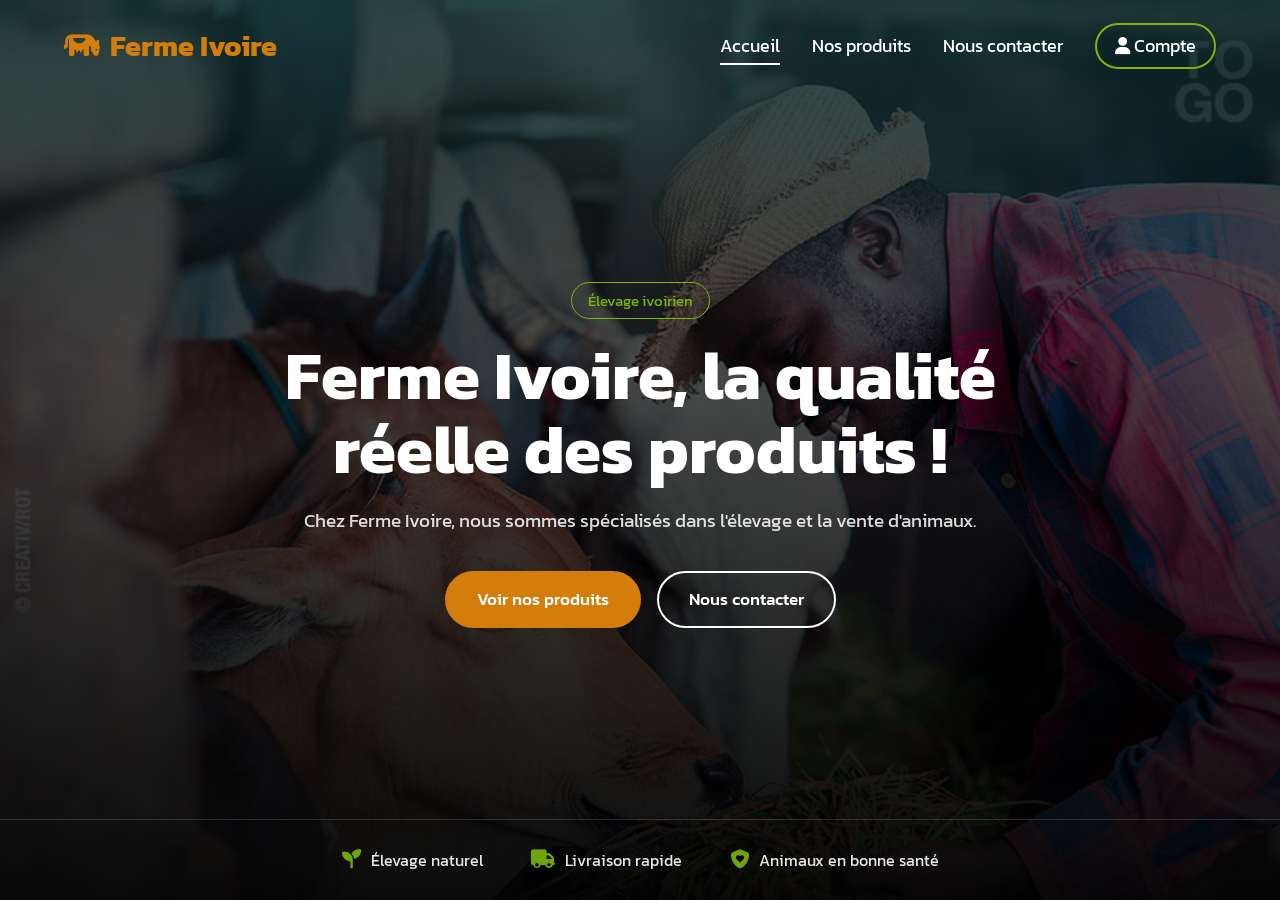
<file: index.html>
<!DOCTYPE html>
<html lang="fr">
<head>
    <meta charset="UTF-8">
    <meta name="viewport" content="width=device-width, initial-scale=1.0">
    <title>Ferme Ivoire — Élevage et vente d'animaux</title>
    <link rel="preconnect" href="https://fonts.googleapis.com">
    <link rel="preconnect" href="https://fonts.gstatic.com" crossorigin>
    <link href="https://fonts.googleapis.com/css2?family=Kanit:wght@400;500;600;700&display=swap" rel="stylesheet">
    <link rel="stylesheet" href="https://cdnjs.cloudflare.com/ajax/libs/font-awesome/6.7.2/css/all.min.css" integrity="sha512-Evv84Mr4kqVGRNSgIGL/F/aIDqQb7xQ2vcrdIwxfjThSH8CSR7PBEakCr51Ck+w+/U6swU2Im1vVX0SVk9ABhg==" crossorigin="anonymous" referrerpolicy="no-referrer" />
    <link rel="stylesheet" href="style.css">
</head>
<body>
    <div class="global">
        <video src="./images/global-vidéo/4927774-uhd_4096_2160_25fps.mp4" poster="./images/global-vidéo/la-filiere-de-l-elevage-est-en-difficulte_i1200.jpg" autoplay muted loop playsinline></video>
        <header>
            <a href="index.html" class="titre"><i class="fa-solid fa-cow"></i> Ferme Ivoire</a>
            <button class="burger" aria-label="Ouvrir le menu" aria-expanded="false">
                <i class="fa-solid fa-bars"></i>
            </button>
            <nav>
                <ul>
                    <li><a href="index.html" class="home">Accueil</a></li>
                    <li><a href="produit.html">Nos produits</a></li>
                    <li><a href="produit.html#contact">Nous contacter</a></li>
                    <li><a href="inscription.html" class="compte"><i class="fa-solid fa-user"></i> Compte</a></li>
                </ul>
            </nav>
        </header>

        <div class="hero">
            <span class="hero-tag">Élevage ivoirien</span>
            <h1>Ferme Ivoire, la qualité réelle des produits !</h1>
            <p>Chez Ferme Ivoire, nous sommes spécialisés dans l'élevage et la vente d'animaux.</p>
            <div class="hero-boutons">
                <a href="produit.html" class="btn btn-plein">Voir nos produits</a>
                <a href="produit.html#contact" class="btn btn-contour">Nous contacter</a>
            </div>
        </div>

        <div class="atouts">
            <div><i class="fa-solid fa-seedling"></i> Élevage naturel</div>
            <div><i class="fa-solid fa-truck"></i> Livraison rapide</div>
            <div><i class="fa-solid fa-shield-heart"></i> Animaux en bonne santé</div>
        </div>
    </div>

    <script src="script.js"></script>
</body>
</html>
</file>
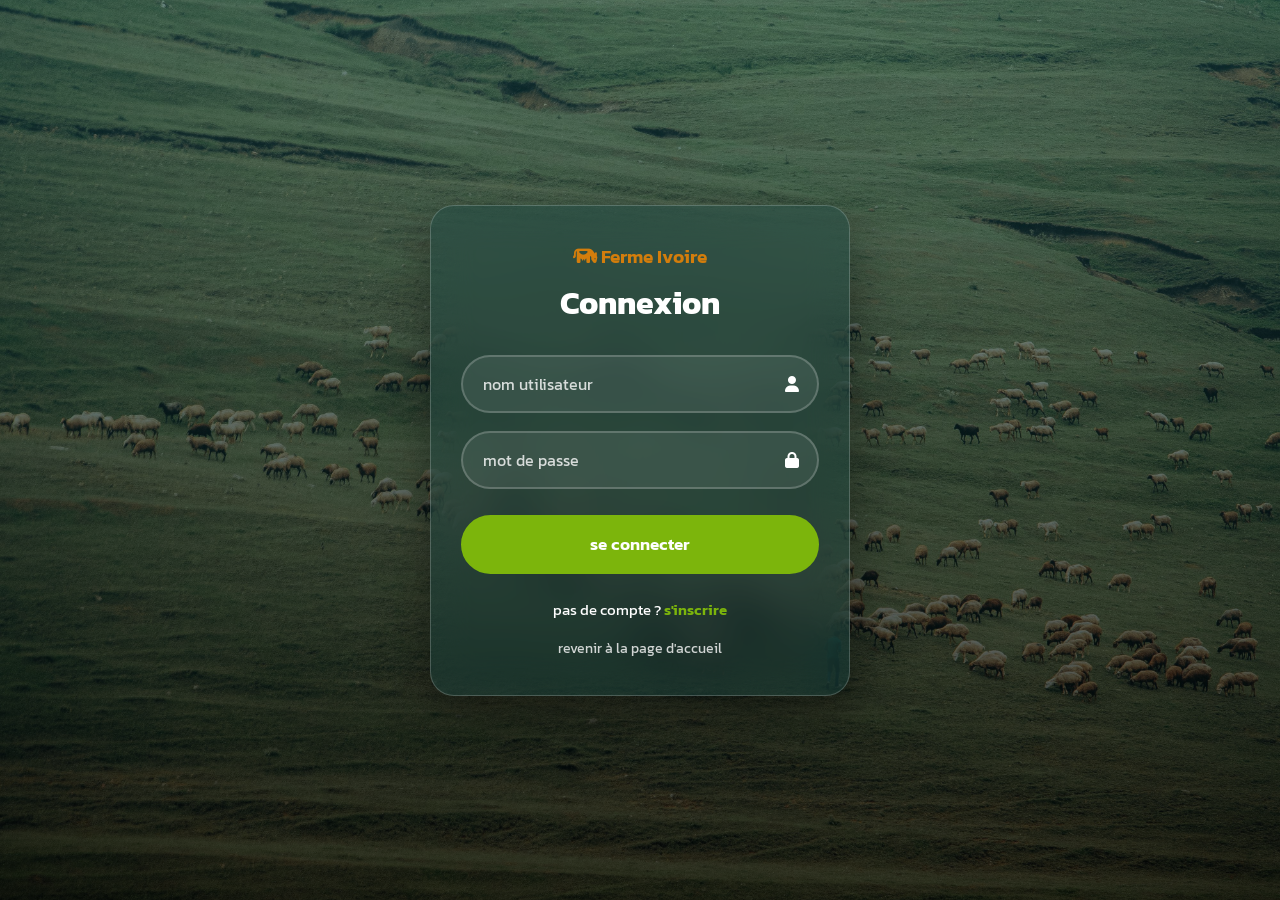
<file: connexion.html>
<!DOCTYPE html>
<html lang="fr">
<head>
    <meta charset="UTF-8">
    <meta name="viewport" content="width=device-width, initial-scale=1.0">
    <title>Ferme Ivoire — Connexion</title>
    <link rel="stylesheet" href="style3.css">
    <link rel="stylesheet" href="https://cdnjs.cloudflare.com/ajax/libs/font-awesome/6.7.2/css/all.min.css" integrity="sha512-Evv84Mr4kqVGRNSgIGL/F/aIDqQb7xQ2vcrdIwxfjThSH8CSR7PBEakCr51Ck+w+/U6swU2Im1vVX0SVk9ABhg==" crossorigin="anonymous" referrerpolicy="no-referrer" />
</head>
<body>
    <section>
        <a href="index.html" class="logo"><i class="fa-solid fa-cow"></i> Ferme Ivoire</a>
        <h1>connexion</h1>
        <div class="input-box">
            <input type="text" placeholder="nom utilisateur">
            <i class="fa-solid fa-user"></i>
        </div>
        <div class="input-box">
            <input type="password" placeholder="mot de passe">
            <i class="fa-solid fa-lock"></i>
        </div>
    <button type="button">se connecter</button>
    <div class="registre-link">
        <p>pas de compte ? <a href="inscription.html">s'inscrire</a></p>
    </div>
    <div class="pp"> <a href="index.html">revenir à la page d'accueil</a></div>
</section>
</body>
</html>
</file>
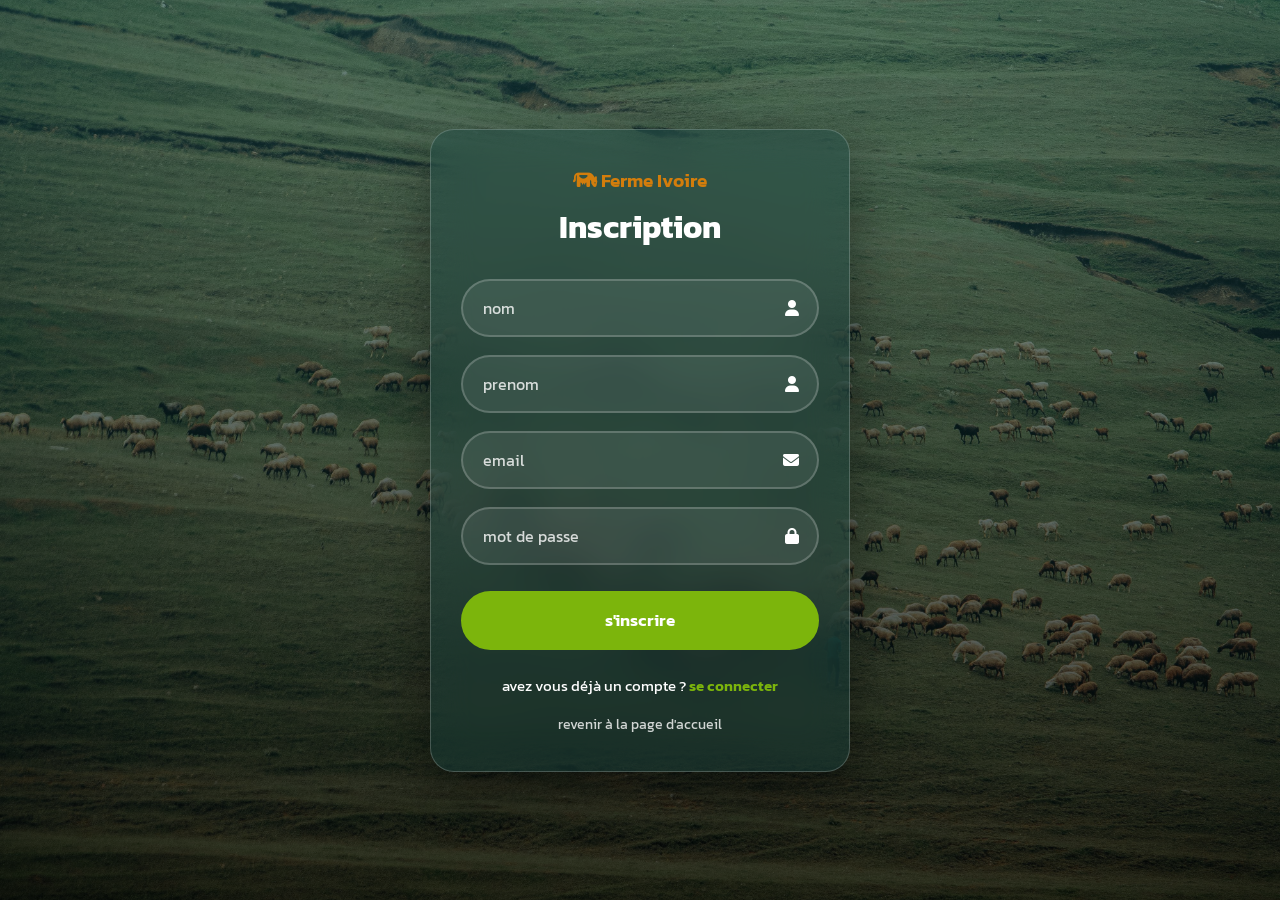
<file: inscription.html>
<!DOCTYPE html>
<html lang="fr">
<head>
    <meta charset="UTF-8">
    <meta name="viewport" content="width=device-width, initial-scale=1.0">
    <title>Ferme Ivoire — Inscription</title>
    <link rel="stylesheet" href="style4.css">
    <link rel="stylesheet" href="https://cdnjs.cloudflare.com/ajax/libs/font-awesome/6.7.2/css/all.min.css" integrity="sha512-Evv84Mr4kqVGRNSgIGL/F/aIDqQb7xQ2vcrdIwxfjThSH8CSR7PBEakCr51Ck+w+/U6swU2Im1vVX0SVk9ABhg==" crossorigin="anonymous" referrerpolicy="no-referrer" />
</head>
<body>
    <section>
        <a href="index.html" class="logo"><i class="fa-solid fa-cow"></i> Ferme Ivoire</a>
        <h1>inscription</h1>
        <div class="input-box">
            <input type="text" placeholder="nom">
            <i class="fa-solid fa-user"></i>
        </div>
        <div class="input-box">
            <input type="text" placeholder="prenom">
            <i class="fa-solid fa-user"></i>
        </div>
        <div class="input-box">
            <input type="email" placeholder="email">
            <i class="fa-solid fa-envelope"></i>
        </div>
        <div class="input-box">
            <input type="password" placeholder="mot de passe">
            <i class="fa-solid fa-lock"></i>
        </div>
        <button type="button">s'inscrire</button>
        <div class="registre-link">
            <p>avez vous déjà un compte ? <a href="connexion.html">se connecter</a></p>
        </div>
       <div class="pp"> <a href="index.html">revenir à la page d'accueil</a></div>
    </section>
</body>
</html>
</file>
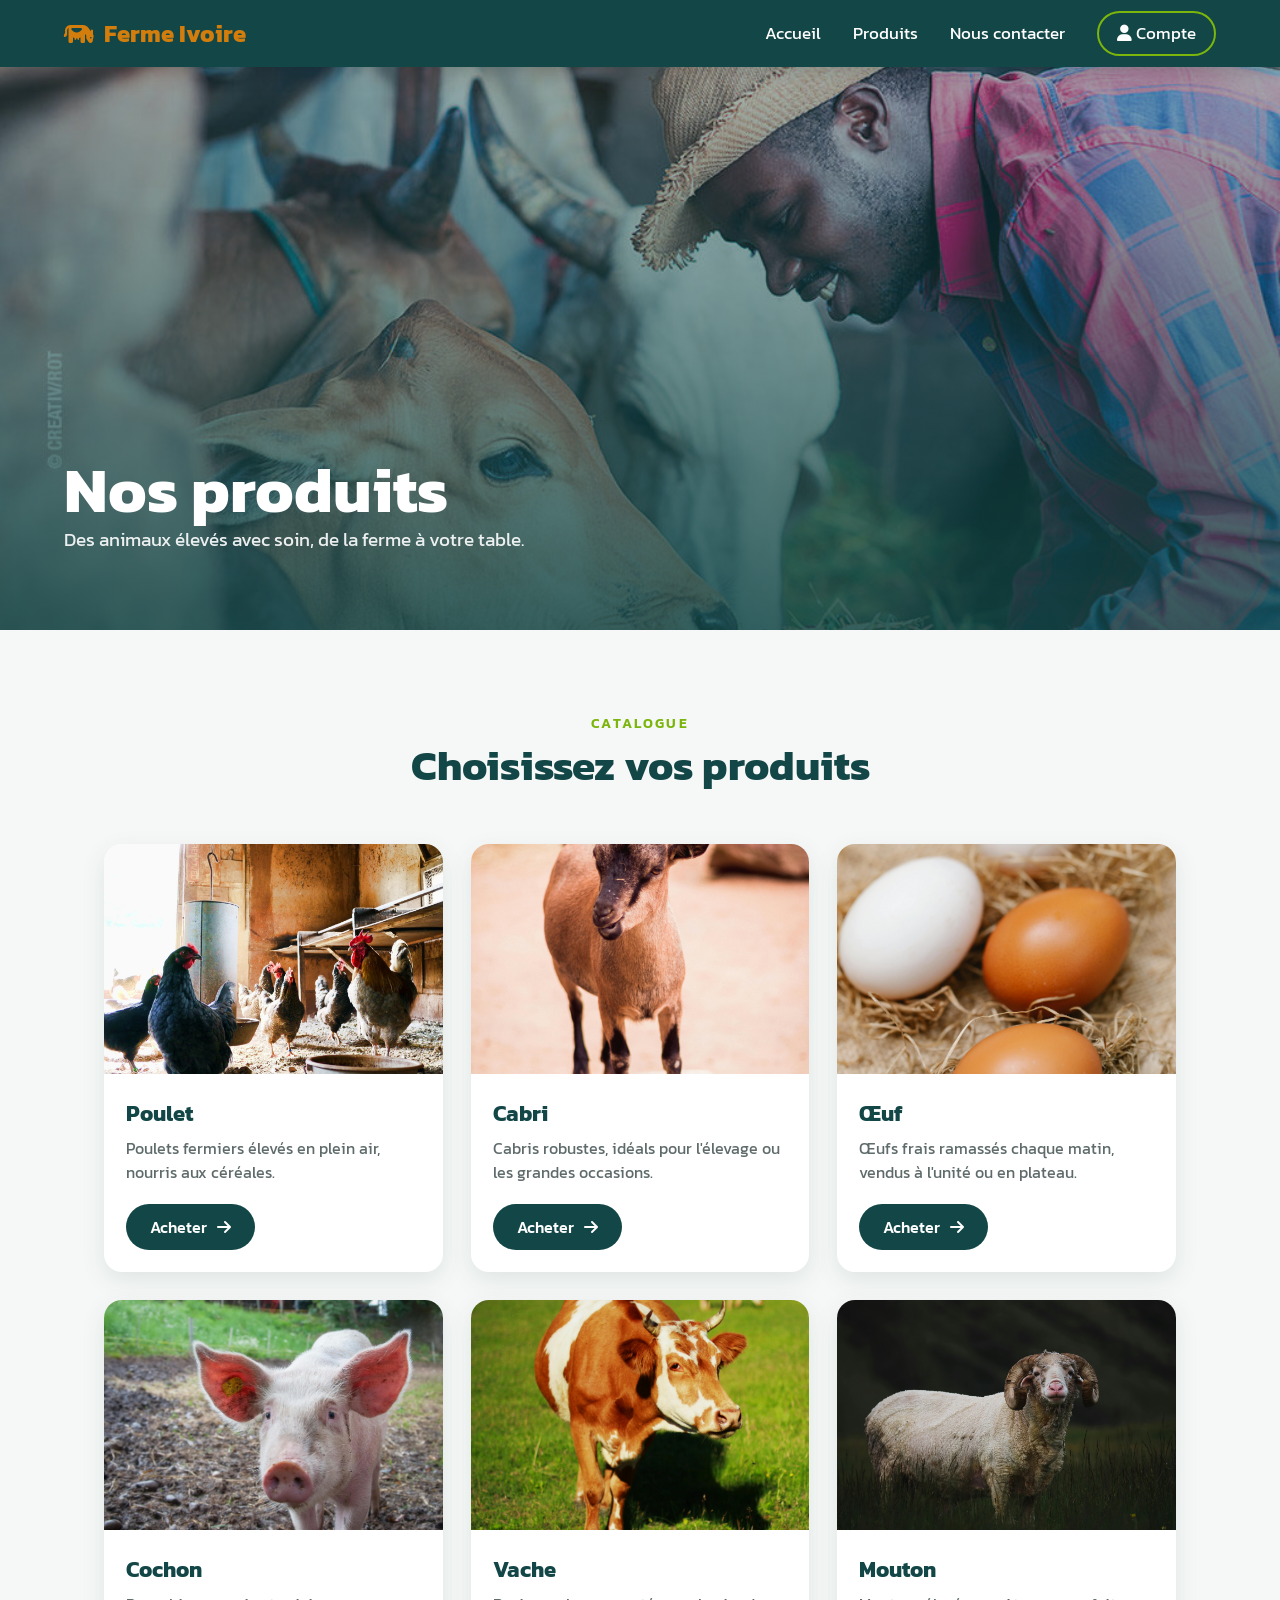
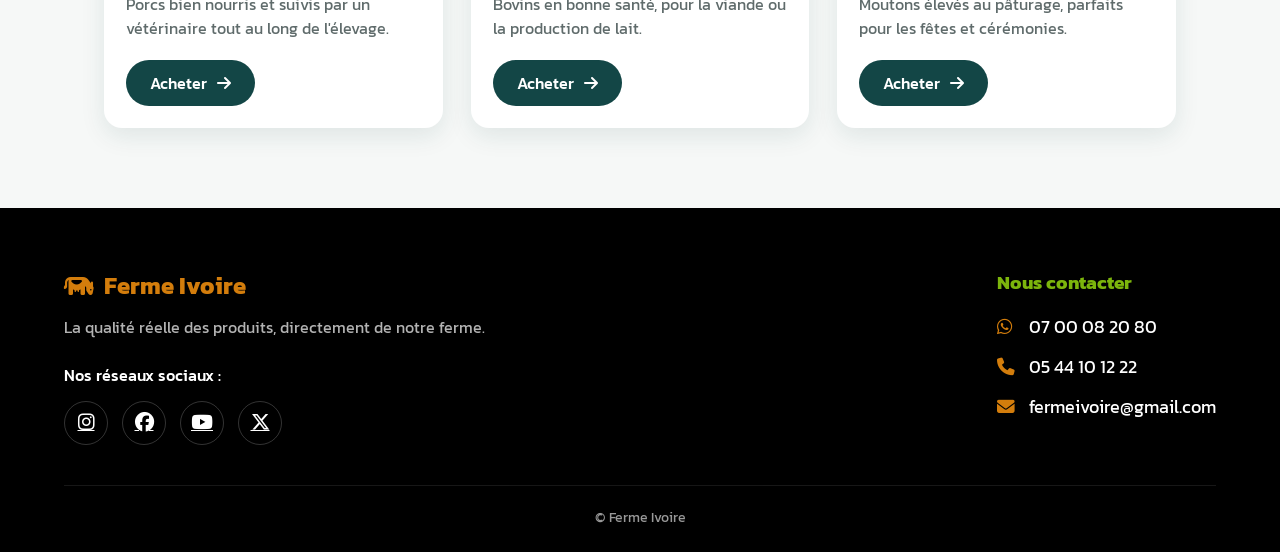
<file: produit.html>
<!DOCTYPE html>
<html lang="fr">
<head>
    <meta charset="UTF-8">
    <meta name="viewport" content="width=device-width, initial-scale=1.0">
    <title>Ferme Ivoire — Nos produits</title>
    <link rel="preconnect" href="https://fonts.googleapis.com">
    <link rel="preconnect" href="https://fonts.gstatic.com" crossorigin>
    <link href="https://fonts.googleapis.com/css2?family=Kanit:wght@400;500;600;700&display=swap" rel="stylesheet">
    <link rel="stylesheet" href="https://cdnjs.cloudflare.com/ajax/libs/font-awesome/6.7.2/css/all.min.css" integrity="sha512-Evv84Mr4kqVGRNSgIGL/F/aIDqQb7xQ2vcrdIwxfjThSH8CSR7PBEakCr51Ck+w+/U6swU2Im1vVX0SVk9ABhg==" crossorigin="anonymous" referrerpolicy="no-referrer" />
    <link rel="stylesheet" href="style2.css">
</head>
<body>
    <header>
        <a href="index.html" class="logo"><i class="fa-solid fa-cow"></i> Ferme Ivoire</a>
        <button class="burger" aria-label="Ouvrir le menu" aria-expanded="false">
            <i class="fa-solid fa-bars"></i>
        </button>
        <nav>
            <ul>
                <li><a href="index.html">Accueil</a></li>
                <li><a href="#produits">Produits</a></li>
                <li><a href="#contact">Nous contacter</a></li>
                <li><a href="inscription.html" class="compte"><i class="fa-solid fa-user"></i> Compte</a></li>
            </ul>
        </nav>
    </header>

    <div class="slider">
        <div class="slides">
            <div class="slide"><img src="./images/global-vidéo/la-filiere-de-l-elevage-est-en-difficulte_i1200.jpg" alt="Troupeau dans une ferme"></div>
            <div class="slide"><img src="./images/global-vidéo/2000003781065.webp" alt="Élevage de volailles"></div>
            <div class="slide"><img src="./images/global-vidéo/Hog_confinement_barn_interior-Unknown-authorUnknown-author-Public-domain-via-Wikimedia-Commons.webp" alt="Intérieur d'une porcherie"></div>
            <div class="slide"><img src="./images/global-vidéo/istockphoto-1391705263-612x612.jpg" alt="Animaux de la ferme"></div>
        </div>
        <div class="slider-texte">
            <h1>Nos produits</h1>
            <p>Des animaux élevés avec soin, de la ferme à votre table.</p>
        </div>
    </div>

    <section id="produits">
        <div class="section-titre">
            <span>Catalogue</span>
            <h2>Choisissez vos produits</h2>
        </div>
        <div class="card1">
            <article class="card">
                <img src="./images/image de produits/pexels-brettjordan-840111.jpg" alt="Poulet">
                <div class="card-corps">
                    <h3>Poulet</h3>
                    <p>Poulets fermiers élevés en plein air, nourris aux céréales.</p>
                    <a href="connexion.html" class="bouton">Acheter <i class="fa-solid fa-arrow-right"></i></a>
                </div>
            </article>
            <article class="card">
                <img src="./images/image de produits/pexels-jonasvonwerne-1344000.jpg" alt="Cabri">
                <div class="card-corps">
                    <h3>Cabri</h3>
                    <p>Cabris robustes, idéals pour l'élevage ou les grandes occasions.</p>
                    <a href="connexion.html" class="bouton">Acheter <i class="fa-solid fa-arrow-right"></i></a>
                </div>
            </article>
            <article class="card">
                <img src="./images/image de produits/pexels-klaus-nielsen-6294148.jpg" alt="Œufs">
                <div class="card-corps">
                    <h3>Œuf</h3>
                    <p>Œufs frais ramassés chaque matin, vendus à l'unité ou en plateau.</p>
                    <a href="connexion.html" class="bouton">Acheter <i class="fa-solid fa-arrow-right"></i></a>
                </div>
            </article>
            <article class="card">
                <img src="./images/image de produits/pexels-mali-110820.jpg" alt="Cochon">
                <div class="card-corps">
                    <h3>Cochon</h3>
                    <p>Porcs bien nourris et suivis par un vétérinaire tout au long de l'élevage.</p>
                    <a href="connexion.html" class="bouton">Acheter <i class="fa-solid fa-arrow-right"></i></a>
                </div>
            </article>
            <article class="card">
                <img src="./images/image de produits/pexels-pixabay-248167.jpg" alt="Vache">
                <div class="card-corps">
                    <h3>Vache</h3>
                    <p>Bovins en bonne santé, pour la viande ou la production de lait.</p>
                    <a href="connexion.html" class="bouton">Acheter <i class="fa-solid fa-arrow-right"></i></a>
                </div>
            </article>
            <article class="card">
                <img src="./images/image de produits/pexels-wardmediauk-3384229.jpg" alt="Mouton">
                <div class="card-corps">
                    <h3>Mouton</h3>
                    <p>Moutons élevés au pâturage, parfaits pour les fêtes et cérémonies.</p>
                    <a href="connexion.html" class="bouton">Acheter <i class="fa-solid fa-arrow-right"></i></a>
                </div>
            </article>
        </div>
    </section>

    <footer id="contact">
        <div class="foot-grille">
            <div>
                <a href="index.html" class="logo"><i class="fa-solid fa-cow"></i> Ferme Ivoire</a>
                <p class="foot-texte">La qualité réelle des produits, directement de notre ferme.</p>
                <span>Nos réseaux sociaux :</span>
                <div class="logo-foot">
                    <a href="" aria-label="Instagram"><i class="fa-brands fa-instagram"></i></a>
                    <a href="" aria-label="Facebook"><i class="fa-brands fa-facebook"></i></a>
                    <a href="" aria-label="YouTube"><i class="fa-brands fa-youtube"></i></a>
                    <a href="" aria-label="X"><i class="fa-brands fa-x-twitter"></i></a>
                </div>
            </div>
            <div class="foot">
                <h3>Nous contacter</h3>
                <a href="tel:+2250700082080"><i class="fa-brands fa-whatsapp"></i> 07 00 08 20 80</a>
                <a href="tel:+2250544101222"><i class="fa-solid fa-phone"></i> 05 44 10 12 22</a>
                <a href="mailto:fermeivoire@gmail.com"><i class="fa-solid fa-envelope"></i> fermeivoire@gmail.com</a>
            </div>
        </div>
        <p class="copyright">© Ferme Ivoire</p>
    </footer>

    <script src="script.js"></script>
</body>
</html>
</file>
<file: style.css>
*{
    margin: 0;
    padding: 0;
    box-sizing: border-box;
}
:root{
    --teal: rgb(19, 70, 70);
    --vert: rgb(124, 181, 12);
    --orange: rgb(211, 125, 12);
    --jaune: #ffd400;
    --blanc: #ffffff;
}
body{
    font-family: "Kanit", Arial, Helvetica, sans-serif;
    background: #000;
    color: var(--blanc);
}
.global{
    position: relative;
    min-height: 100vh;
    min-height: 100svh;
    overflow: hidden;
    display: flex;
    flex-direction: column;
}
.global video{
    position: absolute;
    inset: 0;
    width: 100%;
    height: 100%;
    object-fit: cover;
    filter: brightness(30%);
    z-index: -2;
}
.global::after{
    content: "";
    position: absolute;
    inset: 0;
    z-index: -1;
    background: linear-gradient(180deg, rgba(19, 70, 70, 0.55) 0%, transparent 40%, rgba(0, 0, 0, 0.85) 100%);
}

/* en-tête */
header{
    display: flex;
    align-items: center;
    justify-content: space-between;
    padding: 24px 5%;
}
.titre{
    display: inline-flex;
    align-items: center;
    gap: 10px;
    font-size: 1.8rem;
    font-weight: 700;
    color: var(--orange);
    text-decoration: none;
    text-transform: capitalize;
    animation: bouge 1.2s ease-out;
}
@keyframes bouge {
    0%{
        transform: scale(0);
    }
    100%{
        transform: scale(1);
    }
}
nav ul{
    display: flex;
    align-items: center;
    gap: 32px;
    list-style: none;
}
nav a{
    color: var(--blanc);
    text-decoration: none;
    font-size: 1.1rem;
    padding-bottom: 4px;
    border-bottom: 2px solid transparent;
    transition: color 0.3s, border-color 0.3s;
}
nav a:hover{
    color: var(--jaune);
    border-color: var(--jaune);
}
nav .home{
    border-bottom-color: var(--blanc);
}
nav .compte{
    padding: 8px 18px;
    border: 2px solid var(--vert);
    border-radius: 99px;
}
nav .compte:hover{
    background: var(--vert);
    color: var(--blanc);
}
.burger{
    display: none;
    background: none;
    border: none;
    color: var(--blanc);
    font-size: 1.6rem;
    cursor: pointer;
}

/* accueil */
.hero{
    flex: 1;
    display: flex;
    flex-direction: column;
    justify-content: center;
    align-items: center;
    text-align: center;
    padding: 40px 5%;
    max-width: 900px;
    margin: 0 auto;
}
.hero-tag{
    padding: 6px 16px;
    border: 1px solid var(--vert);
    border-radius: 99px;
    color: var(--vert);
    font-size: 0.95rem;
    margin-bottom: 20px;
}
.hero h1{
    font-size: clamp(2.2rem, 6vw, 4.2rem);
    line-height: 1.1;
    font-weight: 700;
}
.hero p{
    font-size: 1.2rem;
    opacity: 0.85;
    margin: 20px 0 36px;
}
.hero-boutons{
    display: flex;
    flex-wrap: wrap;
    justify-content: center;
    gap: 16px;
}
.btn{
    padding: 14px 30px;
    border-radius: 99px;
    font-size: 1.05rem;
    font-weight: 500;
    text-decoration: none;
    color: var(--blanc);
    transition: transform 0.2s, background 0.3s;
}
.btn:hover{
    transform: translateY(-2px);
}
.btn-plein{
    background: var(--orange);
    border: 2px solid var(--orange);
}
.btn-plein:hover{
    background: transparent;
}
.btn-contour{
    border: 2px solid var(--blanc);
}
.btn-contour:hover{
    background: var(--blanc);
    color: var(--teal);
}

.atouts{
    display: flex;
    justify-content: center;
    flex-wrap: wrap;
    gap: 16px 48px;
    padding: 28px 5%;
    border-top: 1px solid rgba(255, 255, 255, 0.15);
}
.atouts div{
    display: flex;
    align-items: center;
    gap: 10px;
    opacity: 0.9;
}
.atouts i{
    color: var(--vert);
    font-size: 1.2rem;
}

@media (max-width: 768px){
    header{
        padding: 18px 16px;
    }
    .titre{
        font-size: 1.4rem;
    }
    .burger{
        display: block;
        position: relative;
        z-index: 3;
    }
    nav{
        position: fixed;
        inset: 0;
        z-index: 2;
        background: rgba(19, 70, 70, 0.97);
        display: flex;
        align-items: center;
        justify-content: center;
        transform: translateX(100%);
        transition: transform 0.35s ease;
    }
    nav.ouvert{
        transform: translateX(0);
    }
    nav ul{
        flex-direction: column;
        gap: 28px;
    }
    nav a{
        font-size: 1.4rem;
    }
    .hero{
        padding: 32px 16px;
    }
    .hero p{
        font-size: 1.05rem;
    }
    .btn{
        flex: 1 1 200px;
        text-align: center;
    }
    .atouts{
        flex-direction: column;
        align-items: flex-start;
        gap: 12px;
        padding: 20px 16px 28px;
    }
}
</file>
<file: style3.css>
@import url('https://fonts.googleapis.com/css2?family=Kanit:wght@400;500;600;700&display=swap');
*{
    margin: 0;
    padding: 0;
    font-family: "Kanit", Arial, sans-serif;
    box-sizing: border-box;
}
:root{
    --teal: rgb(19, 70, 70);
    --vert: rgb(124, 181, 12);
    --orange: rgb(211, 125, 12);
    --blanc: #ffffff;
}
body{
    min-height: 100vh;
    min-height: 100svh;
    display: flex;
    align-items: center;
    justify-content: center;
    padding: 24px 16px;
    background:
        linear-gradient(180deg, rgba(19, 70, 70, 0.55), rgba(0, 0, 0, 0.7)),
        url(./images/pexels-ganimatque-18345019.jpg) center / cover;
}
section{
    width: 100%;
    max-width: 420px;
    padding: 36px 30px;
    border: 1px solid rgba(255, 255, 255, 0.2);
    border-radius: 24px;
    background-color: rgba(19, 70, 70, 0.35);
    backdrop-filter: blur(20px);
    box-shadow: 0 20px 50px rgba(0, 0, 0, 0.4);
}
.logo{
    display: block;
    text-align: center;
    color: var(--orange);
    font-size: 1.2rem;
    font-weight: 600;
    text-decoration: none;
    margin-bottom: 8px;
}
section h1{
    color: var(--blanc);
    font-size: 2rem;
    text-align: center;
    margin-bottom: 28px;
    text-transform: capitalize;
}
.input-box{
    width: 100%;
    position: relative;
    margin-bottom: 18px;
}
input{
    padding: 15px 44px 15px 20px;
    width: 100%;
    border-radius: 99px;
    outline: none;
    background: rgba(255, 255, 255, 0.08);
    border: 2px solid rgba(255, 255, 255, 0.2);
    color: var(--blanc);
    font-size: 1rem;
    transition: border-color 0.3s, background 0.3s;
}
input:focus{
    border-color: var(--vert);
    background: rgba(255, 255, 255, 0.12);
}
input::placeholder{
    color: rgba(255, 255, 255, 0.8);
}
.input-box i{
    position: absolute;
    transform: translateY(-50%);
    right: 20px;
    top: 50%;
    color: var(--blanc);
}
button{
    margin-top: 8px;
    padding: 15px;
    width: 100%;
    border-radius: 99px;
    border: 2px solid var(--vert);
    background: var(--vert);
    color: var(--blanc);
    font-size: 1.05rem;
    font-weight: 600;
    cursor: pointer;
    transition: background 0.3s;
}
button:hover{
    background-color: transparent;
}
.registre-link{
    text-align: center;
    margin-top: 24px;
    color: var(--blanc);
    font-size: 0.95rem;
}
.registre-link a{
    color: var(--vert);
    text-decoration: none;
    font-weight: 600;
}
.registre-link a:hover{
    text-decoration: underline;
}
.pp{
    text-align: center;
    margin-top: 14px;
}
.pp a{
    color: rgba(255, 255, 255, 0.8);
    font-size: 0.9rem;
    text-decoration: none;
}
.pp a:hover{
    color: var(--blanc);
    text-decoration: underline;
}

@media (max-width: 400px){
    section{
        padding: 28px 20px;
    }
    section h1{
        font-size: 1.7rem;
    }
}
</file>
<file: style4.css>
@import url('https://fonts.googleapis.com/css2?family=Kanit:wght@400;500;600;700&display=swap');
*{
    margin: 0;
    padding: 0;
    font-family: "Kanit", Arial, sans-serif;
    box-sizing: border-box;
}
:root{
    --teal: rgb(19, 70, 70);
    --vert: rgb(124, 181, 12);
    --orange: rgb(211, 125, 12);
    --blanc: #ffffff;
}
body{
    min-height: 100vh;
    min-height: 100svh;
    display: flex;
    align-items: center;
    justify-content: center;
    padding: 24px 16px;
    background:
        linear-gradient(180deg, rgba(19, 70, 70, 0.55), rgba(0, 0, 0, 0.7)),
        url(./images/pexels-ganimatque-18345019.jpg) center / cover;
}
section{
    width: 100%;
    max-width: 420px;
    padding: 36px 30px;
    border: 1px solid rgba(255, 255, 255, 0.2);
    border-radius: 24px;
    background-color: rgba(19, 70, 70, 0.35);
    backdrop-filter: blur(20px);
    box-shadow: 0 20px 50px rgba(0, 0, 0, 0.4);
}
.logo{
    display: block;
    text-align: center;
    color: var(--orange);
    font-size: 1.2rem;
    font-weight: 600;
    text-decoration: none;
    margin-bottom: 8px;
}
section h1{
    color: var(--blanc);
    font-size: 2rem;
    text-align: center;
    margin-bottom: 28px;
    text-transform: capitalize;
}
.input-box{
    width: 100%;
    position: relative;
    margin-bottom: 18px;
}
input{
    padding: 15px 44px 15px 20px;
    width: 100%;
    border-radius: 99px;
    outline: none;
    background: rgba(255, 255, 255, 0.08);
    border: 2px solid rgba(255, 255, 255, 0.2);
    color: var(--blanc);
    font-size: 1rem;
    transition: border-color 0.3s, background 0.3s;
}
input:focus{
    border-color: var(--vert);
    background: rgba(255, 255, 255, 0.12);
}
input::placeholder{
    color: rgba(255, 255, 255, 0.8);
}
.input-box i{
    position: absolute;
    transform: translateY(-50%);
    right: 20px;
    top: 50%;
    color: var(--blanc);
}
button{
    margin-top: 8px;
    padding: 15px;
    width: 100%;
    border-radius: 99px;
    border: 2px solid var(--vert);
    background: var(--vert);
    color: var(--blanc);
    font-size: 1.05rem;
    font-weight: 600;
    cursor: pointer;
    transition: background 0.3s;
}
button:hover{
    background-color: transparent;
}
.registre-link{
    text-align: center;
    margin-top: 24px;
    color: var(--blanc);
    font-size: 0.95rem;
}
.registre-link a{
    color: var(--vert);
    text-decoration: none;
    font-weight: 600;
}
.registre-link a:hover{
    text-decoration: underline;
}
.pp{
    text-align: center;
    margin-top: 14px;
}
.pp a{
    color: rgba(255, 255, 255, 0.8);
    font-size: 0.9rem;
    text-decoration: none;
}
.pp a:hover{
    color: var(--blanc);
    text-decoration: underline;
}

@media (max-width: 400px){
    section{
        padding: 28px 20px;
    }
    section h1{
        font-size: 1.7rem;
    }
}
</file>
<file: style2.css>
*{
    margin: 0;
    padding: 0;
    box-sizing: border-box;
}
:root{
    --teal: rgb(19, 70, 70);
    --teal-clair: rgb(232, 241, 240);
    --vert: rgb(124, 181, 12);
    --orange: rgb(211, 125, 12);
    --gris: #5f6b6b;
    --blanc: #ffffff;
}
html{
    scroll-behavior: smooth;
    scroll-padding-top: 80px;
}
body{
    font-family: "Kanit", Arial, Helvetica, sans-serif;
    background: #f6f8f7;
    color: #1d2a2a;
}

/* en-tête */
header{
    position: fixed;
    top: 0;
    z-index: 10;
    width: 100%;
    display: flex;
    align-items: center;
    justify-content: space-between;
    padding: 16px 5%;
    background-color: var(--teal);
    box-shadow: 0 4px 20px rgba(0, 0, 0, 0.2);
}
.logo{
    display: inline-flex;
    align-items: center;
    gap: 10px;
    font-size: 1.5rem;
    font-weight: 700;
    color: var(--orange);
    text-decoration: none;
}
nav ul{
    display: flex;
    align-items: center;
    gap: 32px;
    list-style: none;
}
nav a{
    color: var(--blanc);
    text-decoration: none;
    font-size: 1.05rem;
    padding-bottom: 4px;
    border-bottom: 3px solid transparent;
    transition: border-color 0.3s;
}
nav a:hover{
    border-bottom-color: var(--vert);
}
nav .compte{
    padding: 8px 18px;
    border: 2px solid var(--vert);
    border-radius: 99px;
}
nav .compte:hover{
    background: var(--vert);
}
.burger{
    display: none;
    background: none;
    border: none;
    color: var(--blanc);
    font-size: 1.5rem;
    cursor: pointer;
}

/* diaporama */
.slider{
    position: relative;
    width: 100%;
    height: 70vh;
    min-height: 380px;
    overflow: hidden;
}
.slides{
    display: flex;
    width: 400%;
    height: 100%;
    animation: glisse 24s ease-in-out infinite;
}
.slide{
    width: 25%;
    height: 100%;
}
.slide img{
    width: 100%;
    height: 100%;
    object-fit: cover;
    display: block;
}
@keyframes glisse {
    0%, 20%{
        transform: translateX(0);
    }
    25%, 45%{
        transform: translateX(-25%);
    }
    50%, 70%{
        transform: translateX(-50%);
    }
    75%, 95%{
        transform: translateX(-75%);
    }
    100%{
        transform: translateX(0);
    }
}
.slider::after{
    content: "";
    position: absolute;
    inset: 0;
    background: linear-gradient(180deg, rgba(19, 70, 70, 0.3), rgba(19, 70, 70, 0.85));
}
.slider-texte{
    position: absolute;
    z-index: 1;
    left: 5%;
    right: 5%;
    bottom: 12%;
    color: var(--blanc);
}
.slider-texte h1{
    font-size: clamp(2.4rem, 6vw, 4rem);
    line-height: 1.1;
}
.slider-texte p{
    font-size: 1.2rem;
    opacity: 0.9;
}

/* produits */
section{
    max-width: 1200px;
    margin: 0 auto;
    padding: 80px 5%;
}
.section-titre{
    text-align: center;
    margin-bottom: 48px;
}
.section-titre span{
    color: var(--vert);
    font-weight: 600;
    text-transform: uppercase;
    letter-spacing: 0.15em;
    font-size: 0.9rem;
}
.section-titre h2{
    font-size: clamp(1.8rem, 4vw, 2.6rem);
    color: var(--teal);
}
.card1{
    display: grid;
    grid-template-columns: repeat(auto-fill, minmax(280px, 1fr));
    gap: 28px;
}
.card{
    background: var(--blanc);
    border-radius: 18px;
    overflow: hidden;
    box-shadow: 0 8px 24px rgba(19, 70, 70, 0.1);
    transition: transform 0.3s, box-shadow 0.3s;
}
.card:hover{
    transform: translateY(-6px);
    box-shadow: 0 16px 40px rgba(19, 70, 70, 0.2);
}
.card img{
    width: 100%;
    height: 230px;
    object-fit: cover;
    display: block;
}
.card-corps{
    padding: 22px;
}
.card h3{
    font-size: 1.4rem;
    color: var(--teal);
    margin-bottom: 6px;
}
.card p{
    color: var(--gris);
    margin-bottom: 20px;
}
.bouton{
    display: inline-flex;
    align-items: center;
    gap: 10px;
    padding: 11px 24px;
    border-radius: 99px;
    background: var(--teal);
    color: var(--blanc);
    text-decoration: none;
    font-weight: 500;
    transition: background 0.3s, gap 0.3s;
}
.bouton:hover{
    background: var(--vert);
    gap: 14px;
}

/* pied de page */
footer{
    background-color: #000;
    color: var(--blanc);
    padding: 60px 5% 24px;
}
.foot-grille{
    max-width: 1200px;
    margin: 0 auto;
    display: flex;
    flex-wrap: wrap;
    justify-content: space-between;
    gap: 40px;
}
.foot-texte{
    opacity: 0.7;
    margin: 12px 0 24px;
}
footer span{
    font-weight: 500;
}
.logo-foot{
    display: flex;
    gap: 14px;
    margin-top: 14px;
}
.logo-foot a{
    display: grid;
    place-items: center;
    width: 44px;
    height: 44px;
    border-radius: 50%;
    border: 1px solid rgba(255, 255, 255, 0.2);
    font-size: 1.2rem;
    color: var(--blanc);
    transition: transform 0.3s, background 0.3s, border-color 0.3s;
}
.logo-foot a:hover{
    transform: translateY(-3px);
}
.logo-foot a:has(.fa-instagram):hover{
    background: deeppink;
    border-color: deeppink;
}
.logo-foot a:has(.fa-facebook):hover{
    background: rgb(63, 63, 201);
    border-color: rgb(63, 63, 201);
}
.logo-foot a:has(.fa-youtube):hover{
    background: rgb(204, 0, 0);
    border-color: rgb(204, 0, 0);
}
.logo-foot a:has(.fa-x-twitter):hover{
    background: rgb(146, 145, 145);
    border-color: rgb(146, 145, 145);
}
.foot{
    display: flex;
    flex-direction: column;
    gap: 14px;
}
.foot h3{
    color: var(--vert);
    margin-bottom: 4px;
}
.foot a{
    display: flex;
    align-items: center;
    gap: 12px;
    color: var(--blanc);
    text-decoration: none;
    font-size: 1.1rem;
    transition: color 0.3s;
}
.foot a:hover{
    color: var(--vert);
}
.foot i{
    width: 20px;
    color: var(--orange);
}
.copyright{
    max-width: 1200px;
    margin: 40px auto 0;
    padding-top: 20px;
    border-top: 1px solid rgba(255, 255, 255, 0.15);
    text-align: center;
    opacity: 0.6;
    font-size: 0.9rem;
}

@media (max-width: 768px){
    header{
        padding: 14px 16px;
    }
    .burger{
        display: block;
        position: relative;
        z-index: 3;
    }
    nav{
        position: fixed;
        inset: 0;
        z-index: 2;
        background: rgba(19, 70, 70, 0.98);
        display: flex;
        align-items: center;
        justify-content: center;
        transform: translateX(100%);
        transition: transform 0.35s ease;
    }
    nav.ouvert{
        transform: translateX(0);
    }
    nav ul{
        flex-direction: column;
        gap: 28px;
    }
    nav a{
        font-size: 1.4rem;
    }
    .slider{
        height: 55vh;
    }
    .slider-texte{
        left: 16px;
        right: 16px;
    }
    .slider-texte p{
        font-size: 1rem;
    }
    section{
        padding: 56px 16px;
    }
    .card1{
        grid-template-columns: 1fr;
    }
    footer{
        padding: 48px 16px 24px;
    }
}
</file>
